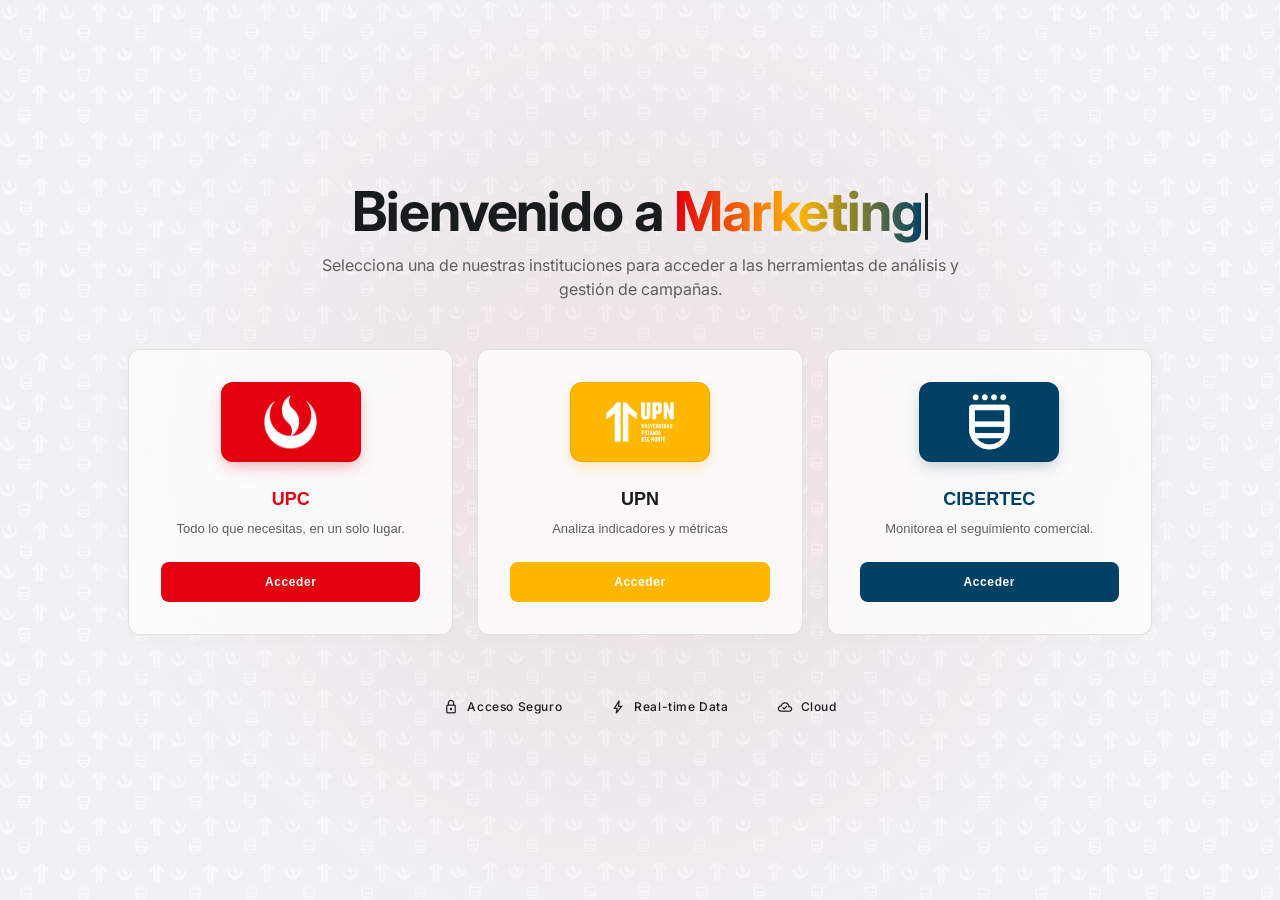
<file: Home/index.html>
<!DOCTYPE html>
<html lang="es">

<head>
    <meta charset="UTF-8">
    <meta name="viewport" content="width=device-width, initial-scale=1.0">
    <title>Marketing Hub - Home Centralizado</title>
    <meta name="description"
        content="Selecciona una de nuestras instituciones para acceder a las herramientas de análisis y gestión de campañas.">
    <!-- Google Fonts: Inter & Material Symbols Outlined -->
    <link rel="preconnect" href="https://fonts.googleapis.com">
    <link rel="preconnect" href="https://fonts.gstatic.com" crossorigin>
    <link href="https://fonts.googleapis.com/css2?family=Inter:wght@400;500;600;700;800&display=swap" rel="stylesheet">
    <link
        href="https://fonts.googleapis.com/css2?family=Material+Symbols+Outlined:opsz,wght,FILL,GRAD@24,400,0,0&display=block"
        rel="stylesheet">
    <!-- Favicon -->
    <link rel="icon" type="image/x-icon" href="assets/ico-laureate.ico">
    <!-- Main Stylesheet -->
    <link rel="stylesheet" href="css/styles.css">
</head>

<body class="bg-background font-body-md text-on-background overflow-hidden">

    <!-- Animated Pattern Layer -->
    <div class="absolute-layer pointer-events-none" aria-hidden="true">
        <div class="animated-logo-bg"></div>
    </div>

    <!-- Background Atmospheric Glow -->
    <div class="atmospheric-glow pointer-events-none" aria-hidden="true"></div>

    <!-- Main Canvas / Centered Container -->
    <main class="main-canvas">
        <div class="content-wrapper">
            <!-- Header Section -->
            <header class="mb-12">
                <h1 class="title" id="main-title" aria-label="Bienvenido a Marketing Hub"></h1>
                <p class="subtitle">
                    Selecciona una de nuestras instituciones para acceder a las herramientas de análisis y gestión de
                    campañas.
                </p>
            </header>

            <!-- Brand Buttons Grid — Orden: UPC, UPN, Cibertec -->
            <section class="brand-grid" aria-label="Instituciones">

                <!-- UPC -->
                <button class="brand-btn group upc" data-brand="upc" aria-label="Acceder a UPC">
                    <div class="card-glow"></div>
                    <div class="icon-container">
                        <img src="assets/logo-upc.png" alt="UPC" class="brand-logo">
                    </div>
                    <span class="brand-name">UPC</span>
                    <p class="brand-description">Todo lo que necesitas, en un solo lugar.</p>
                    <div class="action-btn">
                        Acceder
                    </div>
                </button>

                <!-- UPN -->
                <button class="brand-btn group upn" data-brand="upn" aria-label="Acceder a UPN">
                    <div class="card-glow"></div>
                    <div class="icon-container">
                        <img src="assets/logo-upn.png" alt="UPN" class="brand-logo">
                    </div>
                    <span class="brand-name">UPN</span>
                    <p class="brand-description">Analiza indicadores y métricas</p>
                    <div class="action-btn">
                        Acceder
                    </div>
                </button>

                <!-- Cibertec -->
                <button class="brand-btn group cibertec" data-brand="cibertec" aria-label="Acceder a Cibertec">
                    <div class="card-glow"></div>
                    <div class="icon-container">
                        <img src="assets/logo-cibertec.png" alt="Cibertec" class="brand-logo">
                    </div>
                    <span class="brand-name">CIBERTEC</span>
                    <p class="brand-description">Monitorea el seguimiento comercial.</p>
                    <div class="action-btn">
                        Acceder
                    </div>
                </button>

            </section>

            <!-- Quick Stats Footer Overlay -->
            <footer class="footer-stats">
                <div class="stat-item">
                    <span class="material-symbols-outlined stat-icon">lock</span>
                    <span class="stat-text">Acceso Seguro</span>
                </div>
                <div class="stat-item">
                    <span class="material-symbols-outlined stat-icon">bolt</span>
                    <span class="stat-text">Real-time Data</span>
                </div>
                <div class="stat-item">
                    <span class="material-symbols-outlined stat-icon">cloud_done</span>
                    <span class="stat-text">Cloud</span>
                </div>
            </footer>
        </div>
    </main>

    <!-- Script file -->
    <script src="js/main.js"></script>
</body>

</html>
</file>
<file: Home/css/styles.css>
/* CSS Design System Tokens (Stitch Alignment) */
:root {
    --background-color: #f8f9fb;
    --on-background: #191c1e;
    --surface-bright: #f8f9fb;
    --secondary-color: #5f5e5e;

    /* Institutional Brand Acounts */
    --cibertec-primary: #004165;
    --cibertec-hover: #00314d;
    --cibertec-glow: rgba(0, 65, 101, 0.2);

    --upn-primary: #FFB700;
    --upn-hover: #e6a500;
    --upn-dark: #1c1b1b;
    --upn-glow: rgba(255, 183, 0, 0.25);

    --upc-primary: #E3000F;
    --upc-hover: #c6000d;
    --upc-glow: rgba(227, 0, 15, 0.2);

    /* Fonts & Sizes */
    --font-family: 'Inter', system-ui, -apple-system, sans-serif;
}

/* Reset styles */
* {
    margin: 0;
    padding: 0;
    box-sizing: border-box;
}

body {
    background-color: var(--background-color);
    font-family: var(--font-family);
    color: var(--on-background);
    min-height: 100vh;
    overflow-x: hidden;
    overflow-y: auto;
    position: relative;
}

/* Absolute layers */
.absolute-layer {
    position: fixed;
    inset: 0;
    z-index: 0;
    overflow: hidden;
}

/* Animated Background Pattern — repeating tile that slides upward (Stitch design) */
.animated-logo-bg {
    width: 100%;
    height: 100%;
    background-image: url('../assets/trama-upc-upn-cib.png');
    background-size: 900px;
    background-repeat: repeat;
    background-position: 0 0;
    opacity: 0.03;
    animation: slide-up 60s linear infinite;
}

@keyframes slide-up {
    from {
        background-position: 0 0;
    }

    to {
        background-position: 0 -1000px;
    }
}

/* Atmospheric Glow */
.atmospheric-glow {
    position: fixed;
    top: 50%;
    left: 50%;
    transform: translate(-50%, -50%);
    width: 800px;
    height: 800px;
    background-color: rgba(182, 0, 34, 0.05);
    /* primary/5 */
    border-radius: 9999px;
    filter: blur(120px);
    z-index: 0;
}

/* Main Layout Centered Content */
.main-canvas {
    width: 100%;
    min-height: 100vh;
    position: relative;
    z-index: 10;
    display: flex;
    align-items: center;
    justify-content: center;
    padding: 16px;
    /* margin-mobile */
}

@media (min-width: 768px) {
    .main-canvas {
        padding: 32px;
        /* margin-desktop */
    }
}

.content-wrapper {
    width: 100%;
    max-width: 1024px;
    /* max-w-5xl */
    text-align: center;
}

.mb-12 {
    margin-bottom: 48px;
}

/* Header Typography */
.title {
    font-size: 55px;
    line-height: 52px;
    font-weight: 700;
    letter-spacing: -0.02em;
    color: var(--on-background);
    margin-bottom: 12px;
    min-height: 56px;
    /* prevents layout shift during typewriter */
    animation: fadeInUp 0.7s cubic-bezier(0.16, 1, 0.3, 1) both;
}

/* Gradient text for "Marketing Hub" */
.gradient-brand {
    background: linear-gradient(90deg, #E3000F 0%, #FFB700 50%, #004165 100%);
    -webkit-background-clip: text;
    -webkit-text-fill-color: transparent;
    background-clip: text;
    display: inline;
}

/* Typewriter blinking cursor */
.tw-cursor {
    display: inline-block;
    width: 3px;
    height: 0.85em;
    background-color: var(--on-background);
    margin-left: 2px;
    vertical-align: middle;
    border-radius: 1px;
    animation: blink-cursor 0.75s step-end infinite;
}

@keyframes blink-cursor {

    0%,
    100% {
        opacity: 1;
    }

    50% {
        opacity: 0;
    }
}

.subtitle {
    font-size: 16px;
    /* body-lg */
    line-height: 24px;
    font-weight: 400;
    color: var(--secondary-color);
    max-width: 672px;
    /* max-w-2xl */
    margin: 0 auto;
    animation: fadeInUp 0.7s cubic-bezier(0.16, 1, 0.3, 1) 0.1s both;
}

/* Brands Grid */
.brand-grid {
    display: grid;
    grid-template-columns: 1fr;
    gap: 24px;
    /* gutter */
    padding: 0 16px;
    margin-bottom: 64px;
    animation: fadeInUp 0.8s cubic-bezier(0.16, 1, 0.3, 1) 0.2s both;
}

@media (min-width: 768px) {
    .brand-grid {
        grid-template-columns: repeat(3, 1fr);
        padding: 0;
    }
}

/* Brand Button Card */
.brand-btn {
    display: flex;
    flex-direction: column;
    align-items: center;
    padding: 32px;
    /* p-8 */
    border-radius: 12px;
    /* rounded-xl (12px) */
    border: 1px solid rgba(146, 110, 108, 0.2);
    /* border-outline-variant/20 */
    background: rgba(255, 255, 255, 0.75);
    /* glass-card */
    backdrop-filter: blur(20px);
    -webkit-backdrop-filter: blur(20px);
    outline: none;
    cursor: pointer;
    position: relative;
    overflow: hidden;
    height: 100%;
    transition: all 0.3s cubic-bezier(0.16, 1, 0.3, 1);
    box-shadow: 0 4px 16px rgba(0, 0, 0, 0.02);
}

.brand-btn:focus-visible {
    border-color: rgba(146, 110, 108, 0.8);
    box-shadow: 0 0 0 3px rgba(182, 0, 34, 0.15);
}

/* Custom internal glow shift */
.card-glow {
    position: absolute;
    top: 50%;
    left: 50%;
    width: 200%;
    height: 200%;
    transform: translate(-50%, -50%) scale(0.7);
    background: radial-gradient(circle, transparent 20%, transparent 80%);
    opacity: 0;
    transition: transform 0.4s ease, opacity 0.4s ease;
    pointer-events: none;
    z-index: 1;
}

/* Hover behaviors */
.brand-btn:hover {
    transform: translateY(-4px);
    /* hover:-translate-y-1 */
    box-shadow: 0 25px 50px -12px rgba(0, 0, 0, 0.08);
    /* hover:shadow-2xl */
    border-color: rgba(146, 110, 108, 0.4);
}

.brand-btn:hover .card-glow {
    opacity: 1;
    transform: translate(-50%, -50%) scale(1);
}

.brand-btn.cibertec .card-glow {
    background: radial-gradient(circle, rgba(0, 65, 101, 0.06) 0%, rgba(0, 65, 101, 0) 70%);
}

.brand-btn.upn .card-glow {
    background: radial-gradient(circle, rgba(255, 183, 0, 0.06) 0%, rgba(255, 183, 0, 0) 70%);
}

.brand-btn.upc .card-glow {
    background: radial-gradient(circle, rgba(227, 0, 15, 0.06) 0%, rgba(227, 0, 15, 0) 70%);
}

/* Icon Container — now holds institution logos */
.icon-container {
    width: 140px;
    height: 80px;
    border-radius: 12px;
    margin-bottom: 24px;
    display: flex;
    align-items: center;
    justify-content: center;
    position: relative;
    z-index: 2;
    background: #ffffff;
    border: 1px solid rgba(0, 0, 0, 0.07);
    padding: 10px 14px;
    transition: transform 0.3s ease, box-shadow 0.3s ease;
}

.brand-btn:hover .icon-container {
    transform: scale(1.05);
}

.upc .icon-container {
    background-color: var(--upc-primary);
    box-shadow: 0 6px 16px -2px rgba(227, 0, 15, 0.3);
}

.upn .icon-container {
    background-color: var(--upn-primary);
    box-shadow: 0 6px 16px -2px rgba(255, 183, 0, 0.3);
}

.cibertec .icon-container {
    background-color: var(--cibertec-primary);
    box-shadow: 0 6px 16px -2px rgba(0, 65, 101, 0.25);
}

/* Brand logo image */
.brand-logo {
    width: 100%;
    height: 100%;
    object-fit: contain;
    display: block;
    user-select: none;
    pointer-events: none;
}

.icon {
    font-size: 36px;
    /* text-4xl */
}

/* Brand Name Typography */
.brand-name {
    font-size: 18px;
    /* headline-sm */
    line-height: 26px;
    font-weight: 700;
    margin-bottom: 8px;
    /* mb-2 */
    position: relative;
    z-index: 2;
}

.cibertec .brand-name {
    color: var(--cibertec-primary);
}

.upn .brand-name {
    color: var(--upn-dark);
}

.upc .brand-name {
    color: var(--upc-primary);
}

/* Brand Description */
.brand-description {
    font-size: 13px;
    /* body-sm */
    line-height: 18px;
    font-weight: 400;
    color: var(--secondary-color);
    margin-bottom: 24px;
    /* mb-6 */
    position: relative;
    z-index: 2;
    flex-grow: 1;
}

/* Action Access Button Inside Cards */
.action-btn {
    margin-top: auto;
    width: 100%;
    padding: 12px 0;
    /* py-3 */
    border-radius: 8px;
    /* rounded-lg */
    font-size: 12px;
    /* text-label-md */
    line-height: 16px;
    font-weight: 700;
    letter-spacing: 0.05em;
    text-align: center;
    position: relative;
    z-index: 2;
    transition: background-color 0.2s ease, transform 0.2s ease, box-shadow 0.2s ease;
}

.cibertec .action-btn {
    background-color: var(--cibertec-primary);
    color: #ffffff;
}

.brand-btn.cibertec:hover .action-btn {
    background-color: var(--cibertec-hover);
    transform: translateY(-2px) scale(1.02);
    box-shadow: 0 6px 20px rgba(0, 65, 101, 0.4);
}

.upn .action-btn {
    background-color: var(--upn-primary);
    color: #ffffff;
}

.brand-btn.upn:hover .action-btn {
    background-color: var(--upn-hover);
    transform: translateY(-2px) scale(1.02);
    box-shadow: 0 6px 20px rgba(255, 183, 0, 0.45);
}

.upc .action-btn {
    background-color: var(--upc-primary);
    color: #ffffff;
}

.brand-btn.upc:hover .action-btn {
    background-color: var(--upc-hover);
    transform: translateY(-2px) scale(1.02);
    box-shadow: 0 6px 20px rgba(227, 0, 15, 0.4);
}

/* Footer Quick Stats */
.footer-stats {
    margin-top: 64px;
    /* mt-16 */
    display: flex;
    justify-content: center;
    gap: 48px;
    /* gap-12 */
    opacity: 0.6;
    animation: fadeInUp 0.9s cubic-bezier(0.16, 1, 0.3, 1) 0.3s both;
}

@media (max-width: 768px) {
    .footer-stats {
        margin-top: 32px;
        flex-direction: row;
        flex-wrap: wrap;
        justify-content: center;
        gap: 16px 24px;
    }
}

.stat-item {
    display: flex;
    align-items: center;
    gap: 8px;
    /* gap-2 */
}

.stat-icon {
    font-size: 16px;
    /* text-sm */
}

.stat-text {
    font-size: 12px;
    /* text-label-md */
    line-height: 16px;
    font-weight: 500;
    letter-spacing: 0.05em;
}

/* Animations */
@keyframes fadeInUp {
    from {
        opacity: 0;
        transform: translateY(16px);
    }

    to {
        opacity: 1;
        transform: translateY(0);
    }
}

/* Mobile responsive layout optimizations */
@media (max-width: 768px) {
    .main-canvas {
        padding: 24px 16px;
    }

    .title {
        font-size: 32px;
        line-height: 38px;
        min-height: 76px;
        margin-bottom: 8px;
    }

    .subtitle {
        font-size: 14px;
        line-height: 20px;
    }

    .mb-12 {
        margin-bottom: 24px;
    }

    .brand-grid {
        gap: 16px;
        margin-bottom: 32px;
        padding: 0;
    }

    .brand-btn {
        display: grid;
        grid-template-columns: auto 1fr auto;
        grid-template-rows: auto auto;
        grid-template-areas: 
            "icon name action"
            "icon desc action";
        align-items: center;
        text-align: left;
        padding: 16px;
        gap: 2px 16px;
        border-radius: 12px;
        height: auto;
    }

    .icon-container {
        grid-area: icon;
        width: 72px;
        height: 48px;
        margin-bottom: 0;
        padding: 6px 8px;
        border-radius: 8px;
    }

    .brand-name {
        grid-area: name;
        margin-bottom: 0;
        font-size: 16px;
        line-height: 20px;
        align-self: end;
    }

    .brand-description {
        grid-area: desc;
        margin-bottom: 0;
        font-size: 12px;
        line-height: 16px;
        align-self: start;
        text-align: left;
    }

    .action-btn {
        grid-area: action;
        margin-top: 0;
        width: auto;
        padding: 8px 16px;
        font-size: 12px;
        border-radius: 6px;
    }
}
</file>
